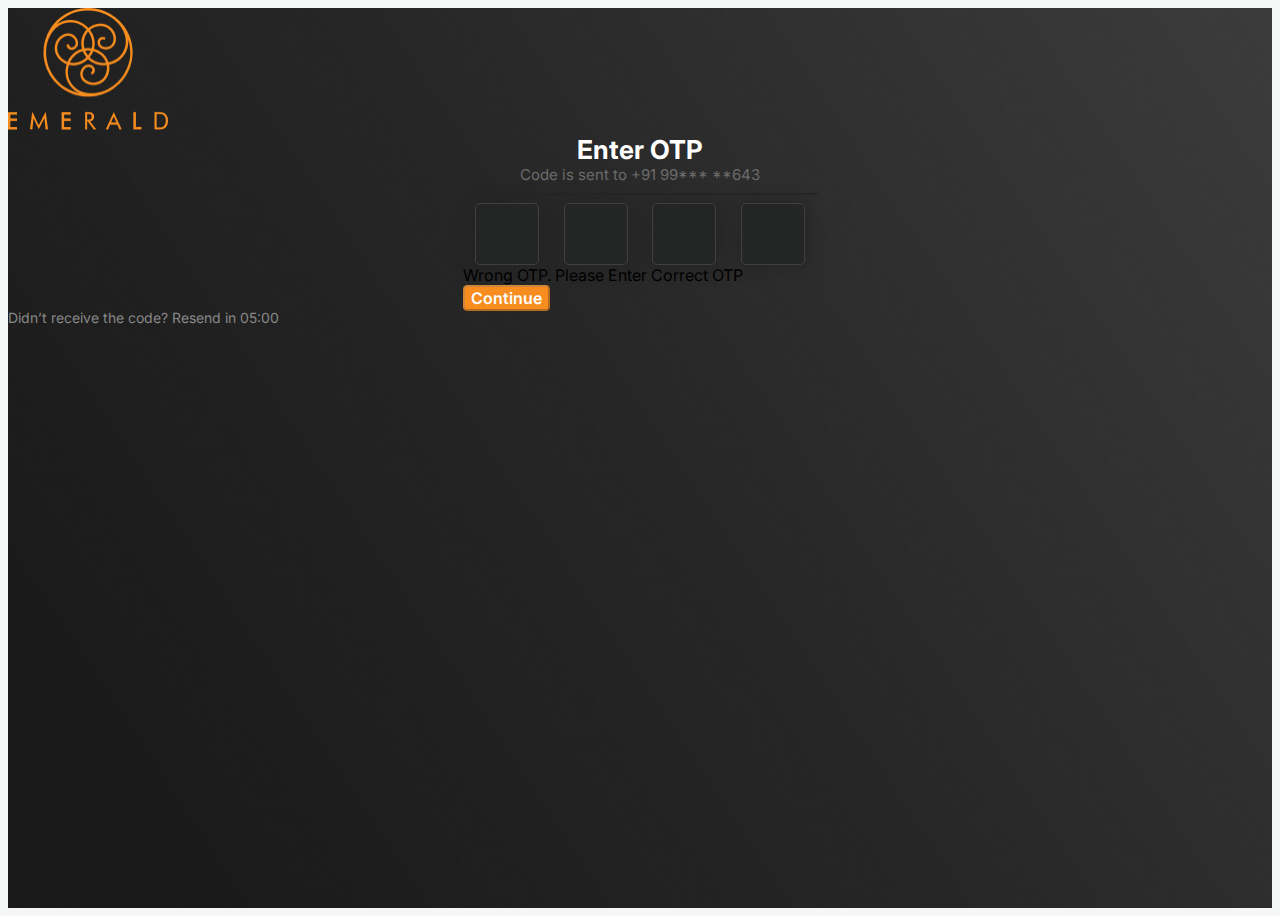
<file: login-verify.html>
<!DOCTYPE html>
<html lang="en">
<head>
    <meta charset="utf-8">
    <meta http-equiv="X-UA-Compatible" content="IE=edge">
    <meta name="viewport" content="width=device-width,initial-scale=1">
    <title>Login Verify | DMS Dashboard</title>
	<meta name="description" content="Some description for the page"/>
    <link rel="icon" type="image/png" sizes="16x16" href="public/images/favicon.png">
    <link href="https://cdn.jsdelivr.net/npm/bootstrap@5.3.1/dist/css/bootstrap.min.css" rel="stylesheet" integrity="sha384-4bw+/aepP/YC94hEpVNVgiZdgIC5+VKNBQNGCHeKRQN+PtmoHDEXuppvnDJzQIu9" crossorigin="anonymous">

        <link href="assets/css/custom-styles.css" rel="stylesheet">


</head>
<body>
    <main class="dms_login_page d-flex align-items-center">
        <div class="container py-5">
            <div class="col-12 col-md-7 m-auto">
                <div class="text-center mb-5">
                    <img class="img-fluid" src="assets/img/logo-emerald.png" height="122" width="160" alt="">
                </div>
                <div>
                    <div class="dms_login_page_title mb-4 ">Enter OTP</div>
                    <div class="dms_login_page_text mb-5">Code is sent to +91 99*** **643</div>
                </div>
                <div>
                    

                   <div class="dms_login_page_input-item m-auto">
                    <hr class="mb-5">

                    <div id="inputs" class="otp-inputs">
                        <input class="input" type="text" 
                            inputmode="numeric" maxlength="1" />
                        <input class="input" type="text" 
                            inputmode="numeric" maxlength="1" />
                        <input class="input" type="text" 
                            inputmode="numeric" maxlength="1" />
                        <input class="input" type="text" 
                            inputmode="numeric" maxlength="1" />
                    </div>

                    <div id="error-message" class="mt-4 fw-bold text-danger text-center d-none">
                        Wrong OTP. Please Enter Correct OTP
                    </div>
                   
                      <button id="otp-verify_button" class="mt-5 btn dms_login_page_button w-100 py-3">
                        Continue
                       </button>
                   
                    </div>


                    <div id="resendContainer">
                        <div class="text-center mt-3">
                            <div class="otp-not-received-text">Didn’t receive the code? <span id="resendLinkContainer"><a href="#" class="resend-otp-text">Resend</a></span></div>
                        </div>
                    </div>

                   


                </div>
            </div>

        </div>
    </main>
    
    <script>
        // Set the initial timer value to 5 minutes (300 seconds)
        let timerSeconds = 300;
    
        // Function to update the timer text
        function updateTimerText() {
            // Calculate minutes and seconds
            const minutes = Math.floor(timerSeconds / 60);
            const seconds = timerSeconds % 60;
    
            // Format the timer values to display leading zero if needed
            const formattedMinutes = minutes < 10 ? `0${minutes}` : minutes;
            const formattedSeconds = seconds < 10 ? `0${seconds}` : seconds;
    
            document.getElementById('resendLinkContainer').innerHTML = `Resend in <span class="text-warning">${formattedMinutes}:${formattedSeconds}</span>`;
        }
    
        // Function to handle the countdown and show the "Resend" text element
        function startResendTimer() {
            // Update the timer text initially
            updateTimerText();
    
            // Decrement the timer every second
            const timerInterval = setInterval(() => {
                timerSeconds--;
    
                // Update the timer text
                updateTimerText();
    
                // If the timer reaches 0, show the "Resend" text element and clear the interval
                if (timerSeconds === 0) {
                    clearInterval(timerInterval);
                    showResendText();
                }
            }, 1000);
        }
    
        // Function to show the "Resend" text element
        function showResendText() {
            const resendLinkContainer = document.getElementById('resendLinkContainer');
            resendLinkContainer.innerHTML = '<a href="#" class="resend-otp-text" onclick="restartTimer()">Resend</a>';
        }
    
        // Function to restart the timer
        function restartTimer() {
            // Reset the timerSeconds value to 5 minutes (300 seconds)
            timerSeconds = 300;
    
            // Start the timer again
            startResendTimer();
        }
    
        // Validate entered OTP
        function validateOTP() {
            const inputs = document.getElementById("inputs");
            const enteredOTP = Array.from(inputs.children)
                .map(input => input.value)
                .join("");
    
            const expectedOTP = "4453";
            const isValidOTP = enteredOTP === expectedOTP;
    
            if (!isValidOTP) {
                document.getElementById("error-message").classList.remove("d-none");
                return false;
            } else {
                document.getElementById("error-message").classList.add("d-none");
            }
    
            return true;
        }
    
        const continueButton = document.querySelector('#otp-verify_button');
        continueButton.disabled = true;
    
        document.getElementById("inputs").addEventListener('input', function () {
            const isValidLength = Array.from(this.children).every(input => input.value.length === 1);
            continueButton.disabled = !isValidLength;
        });
    
        continueButton.addEventListener('click', function () {
            if (validateOTP()) {
                document.getElementById("error-message").classList.add("d-none");
                // alert("OTP is valid. Continue with the next steps."); // Replace this with your desired action
                window.location.href = 'https://oms-new.vercel.app';

            }
        });
    
        // Start the timer when the page loads
        startResendTimer();
    </script>
    




    <script>
        const inputs = document.getElementById("inputs");
  
        inputs.addEventListener("input", function (e) {
            const target = e.target;
            const val = target.value;
            
            if (isNaN(val)) {
                target.value = "";
                return;
            }
            
            if (val != "") {
                const next = target.nextElementSibling;
                if (next) {
                    next.focus();
                }
            }
        });
            
        inputs.addEventListener("keyup", function (e) {
            const target = e.target;
            const key = e.key.toLowerCase();
            
            if (key == "backspace" || key == "delete") {
                target.value = "";
                const prev = target.previousElementSibling;
                if (prev) {
                    prev.focus();
                }
                return;
            }
        });
            </script>

    <script src="https://cdn.jsdelivr.net/npm/bootstrap@5.3.1/dist/js/bootstrap.bundle.min.js" integrity="sha384-HwwvtgBNo3bZJJLYd8oVXjrBZt8cqVSpeBNS5n7C8IVInixGAoxmnlMuBnhbgrkm" crossorigin="anonymous"></script>

</body>
</html>
</file>
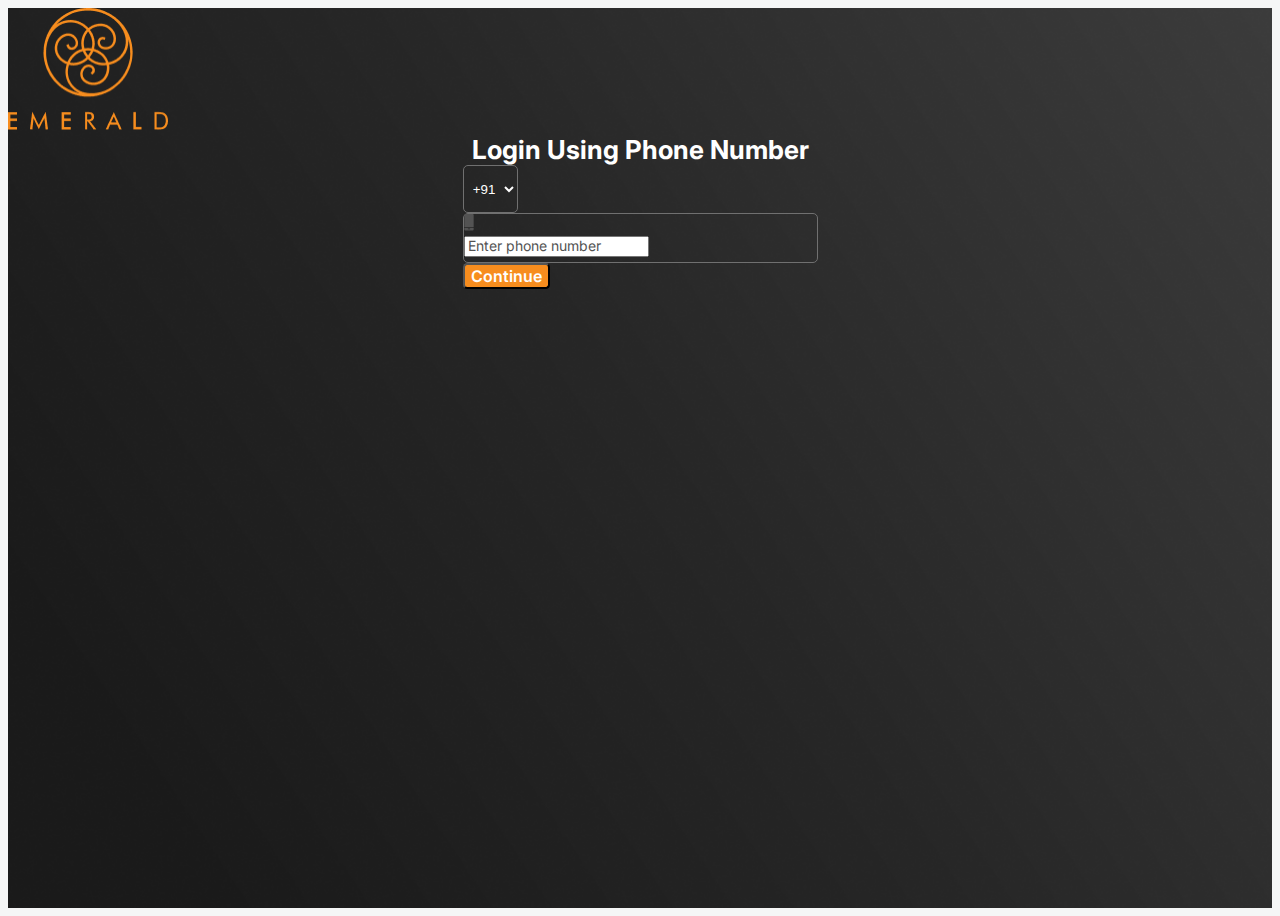
<file: login.html>
<!DOCTYPE html>
<html lang="en">
<head>
    <meta charset="utf-8">
    <meta http-equiv="X-UA-Compatible" content="IE=edge">
    <meta name="viewport" content="width=device-width,initial-scale=1">
    <title>Login | DMS Dashboard</title>
	
	<meta name="description" content="Some description for the page"/>
    <!-- Favicon icon -->
    <link rel="icon" type="image/png" sizes="16x16" href="public/images/favicon.png">
    <link href="https://cdn.jsdelivr.net/npm/bootstrap@5.3.1/dist/css/bootstrap.min.css" rel="stylesheet" integrity="sha384-4bw+/aepP/YC94hEpVNVgiZdgIC5+VKNBQNGCHeKRQN+PtmoHDEXuppvnDJzQIu9" crossorigin="anonymous">

        <link href="assets/css/custom-styles.css" rel="stylesheet">


</head>
<body>
    <main class="dms_login_page d-flex align-items-center">
        <div class="container py-5">
            <div class="col-12 col-md-7 m-auto">
                <div class="text-center mb-5">
                    <img class="img-fluid" src="assets/img/logo-emerald.png" height="122" width="160" alt="">
                </div>
                <div>
                    <div class="dms_login_page_title mb-4 ">Login Using Phone Number</div>
                    <!-- <div class="dms_login_page_text mb-5">Type your Phone number, we will send your verification code via Phone number</div> -->
                </div>
                <div>
                    

                   <div class="dms_login_page_input-item m-auto">

                    <div class="d-flex mt-5">
                        <div class="me-2">
                            <select class="dms-phone-country-code-input" name="" id="">
                                <option value="">+91</option>
                            </select>
                        </div>
    
                        <div class="input-group dms_login_page_input-group">
                            <div class="input-group-prepend">
                              <span class="bg-transparent border-0  input-group-text h-100" id="inputGroupPrepend2">
                                <svg width="10" height="17" viewBox="0 0 10 17" fill="none" xmlns="http://www.w3.org/2000/svg">
                                    <path d="M9.66012 1.1217C9.65985 0.824351 9.54153 0.53926 9.33127 0.328986C9.12087 0.118591 8.83577 0.000403181 8.53841 0H1.45276C1.15541 0.000403836 0.870318 0.118591 0.659906 0.328986C0.449645 0.539247 0.331323 0.824347 0.331055 1.1217V12.979H9.66005L9.66012 1.1217Z" fill="#535353"/>
                                    <path d="M1.45294 16.4603H8.53859C8.83594 16.4599 9.12103 16.3417 9.33144 16.1313C9.54171 15.921 9.66003 15.6359 9.6603 15.3386V13.6445H0.331299V15.3386C0.331568 15.6359 0.449889 15.921 0.66015 16.1313C0.870545 16.3417 1.15565 16.4599 1.453 16.4603H1.45294ZM4.19626 14.5546H5.79513C5.97887 14.5546 6.12775 14.7035 6.12775 14.8872C6.12775 15.071 5.97887 15.22 5.79513 15.22H4.19626C4.01252 15.22 3.86364 15.071 3.86364 14.8872C3.86364 14.7035 4.01252 14.5546 4.19626 14.5546Z" fill="#535353"/>
                                    </svg>
                                    
                              </span>
                            </div>
                            <input maxlength="10" type="tel" class="login-phone-input form-control border-0  bg-transparent" id="validationDefaultUsername" placeholder="Enter phone number" required>
                          </div>
                    </div>
                   
                      <button class="mt-5 btn dms_login_page_button w-100 py-3">
                        Continue
                       </button>
                   
                    </div>

                   


                </div>
            </div>

        </div>
    </main>

    <script src="https://cdn.jsdelivr.net/npm/bootstrap@5.3.1/dist/js/bootstrap.bundle.min.js" integrity="sha384-HwwvtgBNo3bZJJLYd8oVXjrBZt8cqVSpeBNS5n7C8IVInixGAoxmnlMuBnhbgrkm" crossorigin="anonymous"></script>



    <script>
        // Get the input element by its ID
const phoneNumberInput = document.getElementById('validationDefaultUsername');

// Add an event listener to the input for the "input" event
phoneNumberInput.addEventListener('input', function() {
    // Remove any non-numeric characters from the input value
    this.value = this.value.replace(/\D/g, '');
});
    </script>
</body>
</html>
</file>
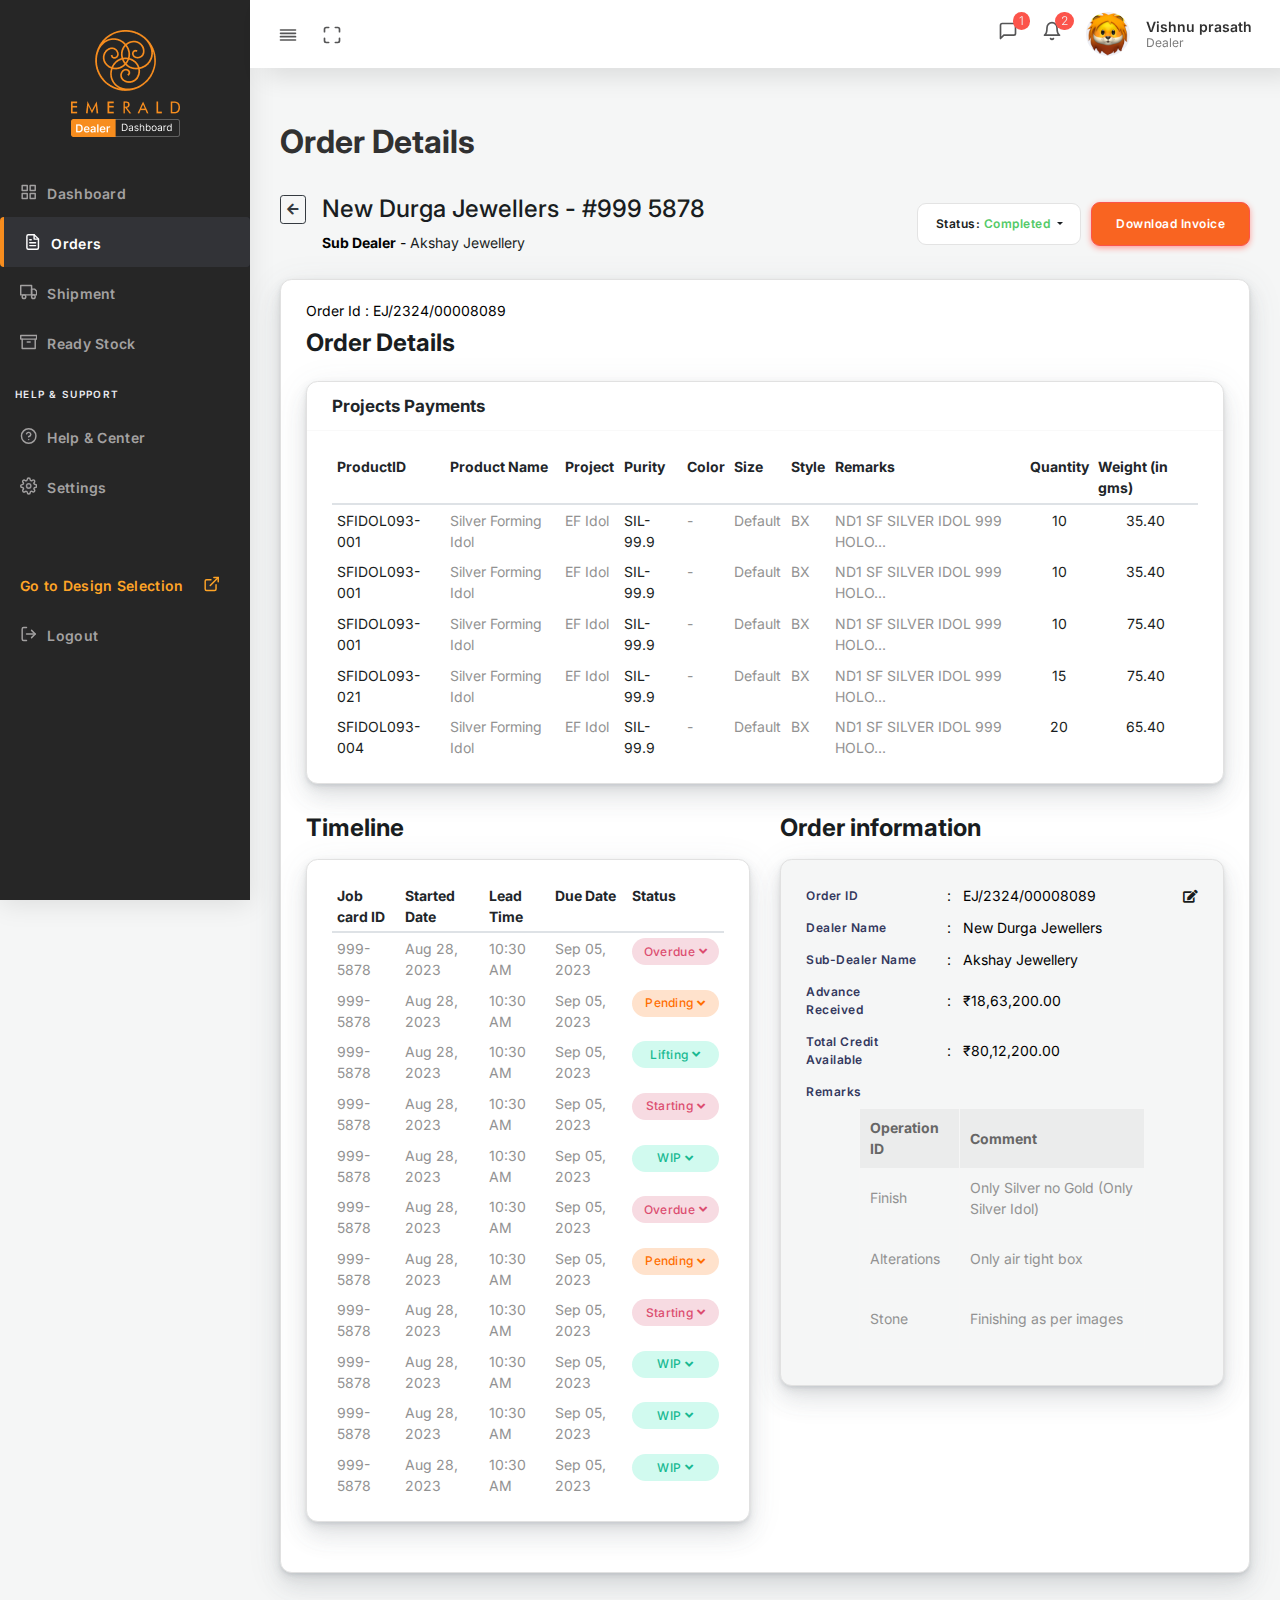
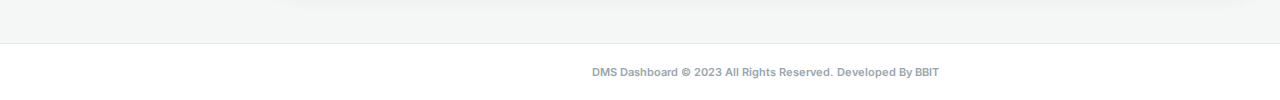
<file: order-details.html>
<!DOCTYPE html>
<html lang="en">


<!-- index.html  21 Nov 2019 03:44:50 GMT -->
<head>
  <meta charset="UTF-8">
  <meta content="width=device-width, initial-scale=1, maximum-scale=1, shrink-to-fit=no" name="viewport">
  <title>Emerald DMS Dashboard</title>
  <!-- General CSS Files -->
  <link rel="stylesheet" href="assets/css/app.min.css">
  <!-- Template CSS -->
  <link rel="stylesheet" href="assets/css/style.css">
  <link rel="stylesheet" href="assets/css/components.css">
  <!-- Custom style CSS -->
  <link rel="stylesheet" href="assets/css/custom-styles.css">
  <link rel='shortcut icon' type='image/x-icon' href='assets/img/favicon.ico' />
</head>

<body>
  <div class="loader"></div>
  <div id="app">
    <div class="main-wrapper main-wrapper-1">
        <div class="navbar-bg"></div>
        <nav class="navbar navbar-expand-lg main-navbar sticky">
          <div class="form-inline mr-auto">
            <ul class="navbar-nav mr-3">
              <li><a href="#" data-toggle="sidebar" class="nav-link nav-link-lg
                                      collapse-btn"> <i data-feather="align-justify"></i></a></li>
              <li><a href="#" class="nav-link nav-link-lg fullscreen-btn">
                  <i data-feather="maximize"></i>
                </a></li>
  
            </ul>
          </div>
          <ul class="navbar-nav navbar-right">
            <li class="dropdown dropdown-list-toggle"><a href="#" data-toggle="dropdown"
                class="nav-link nav-link-lg message-toggle"><i data-feather="message-square"></i>
                <span class="badge headerBadge1 bg-danger">
                  1 </span> </a>
              <div class="dropdown-menu dropdown-list dropdown-menu-right pullDown">
                <div class="dropdown-header">
                  Messages
                  <div class="float-right">
                    <a href="#">Mark All As Read</a>
                  </div>
                </div>
                <div class="dropdown-list-content dropdown-list-message">
                  <a href="#" class="dropdown-item"> <span class="dropdown-item-avatar
                                              text-white"> <img alt="image" src="assets/img/users/user-1.png" class="rounded-circle">
                    </span> <span class="dropdown-item-desc"> <span class="message-user">John
                        Deo</span>
                      <span class="time messege-text">Please check your mail !!</span>
                      <span class="time">2 Min Ago</span>
                    </span>
                  </a> <a href="#" class="dropdown-item"> <span class="dropdown-item-avatar text-white">
                      <img alt="image" src="assets/img/users/user-2.png" class="rounded-circle">
                    </span> <span class="dropdown-item-desc"> <span class="message-user">Sarah
                        Smith</span> <span class="time messege-text">Request for leave
                        application</span>
                      <span class="time">5 Min Ago</span>
                    </span>
                  </a> <a href="#" class="dropdown-item"> <span class="dropdown-item-avatar text-white">
                      <img alt="image" src="assets/img/users/user-5.png" class="rounded-circle">
                    </span> <span class="dropdown-item-desc"> <span class="message-user">Jacob
                        Ryan</span> <span class="time messege-text">Your payment invoice is
                        generated.</span> <span class="time">12 Min Ago</span>
                    </span>
                  </a> <a href="#" class="dropdown-item"> <span class="dropdown-item-avatar text-white">
                      <img alt="image" src="assets/img/users/user-4.png" class="rounded-circle">
                    </span> <span class="dropdown-item-desc"> <span class="message-user">Lina
                        Smith</span> <span class="time messege-text">hii John, I have upload
                        doc
                        related to task.</span> <span class="time">30
                        Min Ago</span>
                    </span>
                  </a> <a href="#" class="dropdown-item"> <span class="dropdown-item-avatar text-white">
                      <img alt="image" src="assets/img/users/user-3.png" class="rounded-circle">
                    </span> <span class="dropdown-item-desc"> <span class="message-user">Jalpa
                        Joshi</span> <span class="time messege-text">Please do as specify.
                        Let me
                        know if you have any query.</span> <span class="time">1
                        Days Ago</span>
                    </span>
                  </a> <a href="#" class="dropdown-item"> <span class="dropdown-item-avatar text-white">
                      <img alt="image" src="assets/img/users/user-2.png" class="rounded-circle">
                    </span> <span class="dropdown-item-desc"> <span class="message-user">Sarah
                        Smith</span> <span class="time messege-text">Client Requirements</span>
                      <span class="time">2 Days Ago</span>
                    </span>
                  </a>
                </div>
                <div class="dropdown-footer text-center">
                  <a href="#">View All <i class="fas fa-chevron-right"></i></a>
                </div>
              </div>
            </li>
            <li class="dropdown dropdown-list-toggle"><a href="#" data-toggle="dropdown"
                class="nav-link nav-link-lg message-toggle"><i data-feather="bell" class="bell"></i>
                <span class="badge headerBadge1 bg-danger">
                  2 </span>
              </a>
              <div class="dropdown-menu dropdown-list dropdown-menu-right pullDown">
                <div class="dropdown-header">
                  Notifications
                  <div class="float-right">
                    <a href="#">Mark All As Read</a>
                  </div>
                </div>
                <div class="dropdown-list-content dropdown-list-icons">
                  <a href="#" class="dropdown-item dropdown-item-unread"> <span
                      class="dropdown-item-icon bg-primary text-white"> <i class="fas
                                                  fa-code"></i>
                    </span> <span class="dropdown-item-desc"> Template update is
                      available now! <span class="time">2 Min
                        Ago</span>
                    </span>
                  </a> <a href="#" class="dropdown-item"> <span class="dropdown-item-icon bg-info text-white"> <i class="far
                                                  fa-user"></i>
                    </span> <span class="dropdown-item-desc"> <b>You</b> and <b>Dedik
                        Sugiharto</b> are now friends <span class="time">10 Hours
                        Ago</span>
                    </span>
                  </a> <a href="#" class="dropdown-item"> <span class="dropdown-item-icon bg-success text-white"> <i
                        class="fas
                                                  fa-check"></i>
                    </span> <span class="dropdown-item-desc"> <b>Kusnaedi</b> has
                      moved task <b>Fix bug header</b> to <b>Done</b> <span class="time">12
                        Hours
                        Ago</span>
                    </span>
                  </a> <a href="#" class="dropdown-item"> <span class="dropdown-item-icon bg-danger text-white"> <i
                        class="fas fa-exclamation-triangle"></i>
                    </span> <span class="dropdown-item-desc"> Low disk space. Let's
                      clean it! <span class="time">17 Hours Ago</span>
                    </span>
                  </a> <a href="#" class="dropdown-item"> <span class="dropdown-item-icon bg-info text-white"> <i class="fas
                                                  fa-bell"></i>
                    </span> <span class="dropdown-item-desc"> Welcome to Otika
                      template! <span class="time">Yesterday</span>
                    </span>
                  </a>
                </div>
                <div class="dropdown-footer text-center">
                  <a href="#">View All <i class="fas fa-chevron-right"></i></a>
                </div>
              </div>
            </li>
  
            <li class="dropdown"><a href="#" data-toggle="dropdown" class="nav-link dropdown-toggle nav-link-user">
  
  
                <div class="d-flex align-items-center">
                  <div class="mr-3 header-user-profile-logo_wrapper"><img class="header-user-profile-logo" alt="image"
                      src="assets/img/user-profile.png" class="img-fluid"></div>
  
                  <div>
                    <div class="user-profile_name">Vishnu prasath</div>
                    <div class="user-profile_caption">Dealer</div>
                  </div>
                </div>
              </a>
  
  
              <div class="dropdown-menu dropdown-menu-right pullDown">
                <div class="dropdown-title">Hello Vishnu prasath</div>
                <a href="profile.html" class="dropdown-item has-icon"> <i class="far
                                          fa-user"></i> Profile
                </a>
                <div class="dropdown-divider"></div>
                <a href="auth-login.html" class="dropdown-item has-icon text-danger"> <i class="fas fa-sign-out-alt"></i>
                  Logout
                </a>
              </div>
            </li>
          </ul>
        </nav>
        <div class="main-sidebar sidebar-style-2">
          <aside id="sidebar-wrapper">
            <div class="sidebar-brand">
              <a href="index.html"> <img alt="image" src="assets/img/logo.png" class="header-logo" />
              </a>
            </div>
            <ul class="sidebar-menu">
  
              <li class="dropdown">
                <a href="index.html" class="nav-link"><i data-feather="grid"></i><span>Dashboard</span></a>
              </li>
  
  
  
              <li class="dropdown active">
                <a href="order-details.html" class="nav-link"><i data-feather="file-text"></i><span>Orders</span></a>
              </li>
  
  
  
  
              <li class="dropdown">
                <a href="shipment.html" class="nav-link"><i data-feather="truck"></i><span>Shipment</span></a>
              </li>
  
  
              <li class="dropdown">
                <a href="ready-stock.html" class="nav-link"><i data-feather="archive"></i><span>Ready Stock</span></a>
              </li>
  
  
  
  
  
  
  
  
  
  
  
  
  
  
  
  
  
  
  
              <li class="menu-header">Help & Support</li>
              <li class="dropdown">
                <a href="#" class="nav-link"><i data-feather="help-circle"></i><span>Help & Center</span></a>
              </li>
              <li class="dropdown">
                <a href="#" class="nav-link"><i data-feather="settings"></i><span>Settings</span></a>
              </li>
  
              <li class="mt-5">
                <a href="https://dms.brightbridge.co/landing/" class="text-warning "><span>Go to Design Selection</span><i data-feather="external-link"></i></a>
              </li>
  
              <li class="dropdown">
                <a href="login.html" class="nav-link"><i data-feather="log-out"></i><span>Logout</span></a>
              </li>
            </ul>
          </aside>
        </div>
      <!-- Main Content -->
      <div class="main-content">
        <section class="section">



          <div class="row">
            <div class="col-12 mb-4">
                <div class="h2 page-main-heading">Order Details</div>
            </div>
        </div>



        <div class="row">
          <div class="col-12 mb-4">
            <div class="d-flex flex-wrap  justify-content-between align-items-center w-100">
                <div class="d-flex">
                  <div class="mr-3">
                    <a href="/" class="btn btn-sm btn-outline-dark"><i class="fas fa-arrow-left"></i></a>
                  </div>
                  <div>
                    <div class="h4 text-dark">New Durga Jewellers - #999 5878</div>
                    <div><b>Sub Dealer</b> - <span class="text-dark">Akshay Jewellery</span></div>

                  </div>
                </div>

                <div class="d-flex flex-wrap align-items-center ">

                    <div class="button-group custom-btn-border  bg-white">
                      <button type="button" class="btn btn-default btn-sm dropdown-toggle text-dark  bg-white" data-toggle="dropdown">Status: <span class="text-success">Completed</span> <span class=" caret"></span></button>
                      <ul id="designation-type" class="dropdown-menu custom-drop-down-checkboxes">
                        <li><a href="#" class="small" data-value="option1" tabIndex="-1"><input type="checkbox"/>&nbsp;Option 1</a></li>
                        <li><a href="#" class="small" data-value="option2" tabIndex="-1"><input type="checkbox"/>&nbsp;Option 2</a></li>
                        <li><a href="#" class="small" data-value="option3" tabIndex="-1"><input type="checkbox"/>&nbsp;Option 3</a></li>
                        <li><a href="#" class="small" data-value="option4" tabIndex="-1"><input type="checkbox"/>&nbsp;Option 4</a></li>
                        <li><a href="#" class="small" data-value="option5" tabIndex="-1"><input type="checkbox"/>&nbsp;Option 5</a></li>
                        <li><a href="#" class="small" data-value="option6" tabIndex="-1"><input type="checkbox"/>&nbsp;Option 6</a></li>
                      </ul>
                    </div>


          


                

                    <div>
                        <a href="#" class="btn btn-lg btn-danger custom-orange-button">Download Invoice</a>
                    </div>
                </div>
            </div>
          </div>

        </div>




        <div class="row">
          <div class="col-12">
            <div class="card">
              <div class="card-body order-details-page-table">
                <div class="fs-5 mb-2">Order Id : EJ/2324/00008089</div>
                <h4 class="text-dark mb-4">Order Details</h4>


                <div class="card">
                  <div class="card-header">
                    <h4>Projects Payments</h4>
                  </div>
                  <div class="card-body">
                    <div class="table-responsive">
                      <table class="table table-sm table-hover mb-0">
                        <thead>
                          <tr>
                            <th>ProductID</th>
                            <th>Product Name</th>
                            <th>Project</th>
                            <th>Purity</th>
                            <th>Color</th>
                            <th>Size</th>
                            <th>Style</th>
                            <th>Remarks</th>
                            <th>Quantity</th>
                            <th>Weight (in gms)</th>

                          </tr>
                        </thead>
                        <tbody>
                          <tr>
                            <td class="text-dark">SFIDOL093-001</td>
                            <td>Silver Forming Idol </td>
                            <td>EF Idol</td>
                            <td  class="text-dark">SIL-99.9</td>
                            <td>-</td>
                            <td>Default</td>
                            <td>BX</td>
                            <td>ND1 SF SILVER IDOL 999 HOLO...</td>
                            <td  class="text-dark text-center">
                              <div>10</div>
                            </td>
                            <td  class="text-dark text-center">
                              <div>35.40</div>
                            </td>


                          </tr>



                          <tr>
                            <td class="text-dark">SFIDOL093-001</td>
                            <td>Silver Forming Idol </td>
                            <td>EF Idol</td>
                            <td  class="text-dark">SIL-99.9</td>
                            <td>-</td>
                            <td>Default</td>
                            <td>BX</td>
                            <td>ND1 SF SILVER IDOL 999 HOLO...</td>
                            <td  class="text-dark text-center">
                              <div>10</div>
                            </td>
                            <td  class="text-dark text-center">
                              <div>35.40</div>
                            </td>


                          </tr>



                          <tr>
                            <td class="text-dark">SFIDOL093-001</td>
                            <td>Silver Forming Idol </td>
                            <td>EF Idol</td>
                            <td  class="text-dark">SIL-99.9</td>
                            <td>-</td>
                            <td>Default</td>
                            <td>BX</td>
                            <td>ND1 SF SILVER IDOL 999 HOLO...</td>
                            <td  class="text-dark text-center">
                              <div>10</div>
                            </td>
                            <td  class="text-dark text-center">
                              <div>75.40</div>
                            </td>


                          </tr>


                          <tr>
                            <td class="text-dark">SFIDOL093-021</td>
                            <td>Silver Forming Idol </td>
                            <td>EF Idol</td>
                            <td  class="text-dark">SIL-99.9</td>
                            <td>-</td>
                            <td>Default</td>
                            <td>BX</td>
                            <td>ND1 SF SILVER IDOL 999 HOLO...</td>
                            <td  class="text-dark text-center">
                              <div>15</div>
                            </td>
                            <td  class="text-dark text-center">
                              <div>75.40</div>
                            </td>


                          </tr>


                          <tr>
                            <td class="text-dark">SFIDOL093-004</td>
                            <td>Silver Forming Idol </td>
                            <td>EF Idol</td>
                            <td  class="text-dark">SIL-99.9</td>
                            <td>-</td>
                            <td>Default</td>
                            <td>BX</td>
                            <td>ND1 SF SILVER IDOL 999 HOLO...</td>
                            <td  class="text-dark text-center">
                              <div>20</div>
                            </td>
                            <td  class="text-dark text-center">
                              <div>65.40</div>
                            </td>


                          </tr>
                          
                        </tbody>
                      </table>
                    </div>
                  </div>
                </div>

                <div class="row">
                  <div class="col-12 col-lg-6">
                    <h4 class="text-dark mb-3">Timeline</h4>
                    <div class="card  custom-cards">
                        
                        <div class="card-body">
                          <div class="table-responsive">
                            <table class="table table-sm table-hover mb-0">
                              <thead>
                                <tr>
                                  <th>Job card ID</th>
                                  <th>Started Date</th>
                                  <th>Lead Time</th>
                                  <th>Due Date</th>
                                  <th>Status</th>

      
                                </tr>
                              </thead>
                              <tbody>
                                <tr>
                                  <td>999-5878</td>
                                  <td>Aug 28, 2023</td>
                                  <td>10:30 AM</td>
                                  <td>Sep 05, 2023</td>
                                  <td>
                                    <div class="badge overdue d-flex align-items-center justify-content-center"><span class="mr-1">Overdue</span> <i class="fas fa-angle-down"></i></div>
                                  </td>
                                </tr>


                                <tr>
                                  <td>999-5878</td>
                                  <td>Aug 28, 2023</td>
                                  <td>10:30 AM</td>
                                  <td>Sep 05, 2023</td>
                                  <td>
                                    <div class="badge pending d-flex align-items-center justify-content-center"><span class="mr-1">Pending</span> <i class="fas fa-angle-down"></i></div>
                                  </td>
                                </tr>



                                <tr>
                                  <td>999-5878</td>
                                  <td>Aug 28, 2023</td>
                                  <td>10:30 AM</td>
                                  <td>Sep 05, 2023</td>
                                  <td>
                                    <div class="badge lifting d-flex align-items-center justify-content-center"><span class="mr-1">Lifting</span> <i class="fas fa-angle-down"></i></div>
                                  </td>
                                </tr>


                                <tr>
                                  <td>999-5878</td>
                                  <td>Aug 28, 2023</td>
                                  <td>10:30 AM</td>
                                  <td>Sep 05, 2023</td>
                                  <td>
                                    <div class="badge starting d-flex align-items-center justify-content-center"><span class="mr-1">Starting</span> <i class="fas fa-angle-down"></i></div>
                                  </td>
                                </tr>


                                <tr>
                                  <td>999-5878</td>
                                  <td>Aug 28, 2023</td>
                                  <td>10:30 AM</td>
                                  <td>Sep 05, 2023</td>
                                  <td>
                                    <div class="badge wip d-flex align-items-center justify-content-center"><span class="mr-1">WIP</span> <i class="fas fa-angle-down"></i></div>
                                  </td>
                                </tr>

                                <tr>
                                  <td>999-5878</td>
                                  <td>Aug 28, 2023</td>
                                  <td>10:30 AM</td>
                                  <td>Sep 05, 2023</td>
                                  <td>
                                    <div class="badge overdue d-flex align-items-center justify-content-center"><span class="mr-1">Overdue</span> <i class="fas fa-angle-down"></i></div>
                                  </td>
                                </tr>


                                <tr>
                                  <td>999-5878</td>
                                  <td>Aug 28, 2023</td>
                                  <td>10:30 AM</td>
                                  <td>Sep 05, 2023</td>
                                  <td>
                                    <div class="badge pending d-flex align-items-center justify-content-center"><span class="mr-1">Pending</span> <i class="fas fa-angle-down"></i></div>
                                  </td>
                                </tr>

                                <tr>
                                  <td>999-5878</td>
                                  <td>Aug 28, 2023</td>
                                  <td>10:30 AM</td>
                                  <td>Sep 05, 2023</td>
                                  <td>
                                    <div class="badge starting d-flex align-items-center justify-content-center"><span class="mr-1">Starting</span> <i class="fas fa-angle-down"></i></div>
                                  </td>
                                </tr>


                                <tr>
                                  <td>999-5878</td>
                                  <td>Aug 28, 2023</td>
                                  <td>10:30 AM</td>
                                  <td>Sep 05, 2023</td>
                                  <td>
                                    <div class="badge wip d-flex align-items-center justify-content-center"><span class="mr-1">WIP</span> <i class="fas fa-angle-down"></i></div>
                                  </td>
                                </tr>

                              

                                <tr>
                                  <td>999-5878</td>
                                  <td>Aug 28, 2023</td>
                                  <td>10:30 AM</td>
                                  <td>Sep 05, 2023</td>
                                  <td>
                                    <div class="badge wip d-flex align-items-center justify-content-center"><span class="mr-1">WIP</span> <i class="fas fa-angle-down"></i></div>
                                  </td>
                                </tr>

                                <tr>
                                  <td>999-5878</td>
                                  <td>Aug 28, 2023</td>
                                  <td>10:30 AM</td>
                                  <td>Sep 05, 2023</td>
                                  <td>
                                    <div class="badge wip d-flex align-items-center justify-content-center"><span class="mr-1">WIP</span> <i class="fas fa-angle-down"></i></div>
                                  </td>
                                </tr>
                                


                              </tbody>
                            </table>
                          </div>
                        </div>
                      </div>
                  </div>


                  <div class="col-12 col-lg-6">
                    <h4 class="text-dark mb-3">Order information</h4>
                    <div class="card card-secondary-bg custom-cards">
                        
                        <div class="card-body">
                          <div class="form-group row">
                            <label for="inputEmail3" class="col-sm-4 col-form-label">Order ID</label>
                            <div class="col-sm-8 m-auto">
                              <div class="d-flex justify-content-between">
                                <div><span  class="mr-2">:</span> <span>EJ/2324/00008089</span></div>
                                <div>
                                  <a class="text-dark" href="#"><i class="fas fa-edit"></i></a>
                                </div>
                              </div>
                            </div>
                          </div>

                          <div class="form-group row">
                            <label for="inputEmail3" class="col-sm-4 col-form-label">Dealer Name</label>
                            <div class="col-sm-8 m-auto">
                              <div>
                                <div><span  class="mr-2">:</span> <span>New Durga Jewellers</span></div> 
                              </div>
                            </div>
                          </div>

                          <div class="form-group row">
                            <label for="inputEmail3" class="col-sm-4 col-form-label">Sub-Dealer Name</label>
                            <div class="col-sm-8 m-auto">
                              <div>
                                <div><span  class="mr-2">:</span> <span>Akshay Jewellery</span></div> 
                              </div>
                            </div>
                          </div>


                          <div class="form-group row">
                            <label for="inputEmail3" class="col-sm-4 col-form-label">Advance Received</label>
                            <div class="col-sm-8 m-auto">
                              <div>
                                <div><span  class="mr-2">:</span> <span>₹18,63,200.00</span></div> 
                              </div>
                            </div>
                          </div>


                          <div class="form-group row">
                            <label for="inputEmail3" class="col-sm-4 col-form-label">Total Credit Available</label>
                            <div class="col-sm-8 m-auto">
                              <div>
                                <div><span  class="mr-2">:</span> <span>₹80,12,200.00</span></div> 
                              </div>
                            </div>
                          </div>



                          <div class="form-group row">
                            <label for="inputEmail3" class="col-sm-4 col-form-label">Remarks</label>
                            <div class="col-sm-9 m-auto">
                              <div>
                                
                                <table class="table table-bordered">
                                    <thead>
                                        <tr>
                                          <th>Operation ID</th>
                                          <th>Comment</th>
                                        </tr>
                                    </thead>
                                    <tbody>
                                      <tr>
                                        <td>Finish</td>
                                        <td>Only Silver no Gold (Only Silver Idol)</td>
                                      </tr>
                                      <tr>
                                        <td>Alterations</td>
                                        <td>Only air tight box</td>
                                      </tr>
                                      <tr>
                                        <td>Stone</td>
                                        <td>Finishing as per images</td>
                                      </tr>
                                    </tbody>
                                </table> 
                              </div>
                            </div>
                          </div>

                         
                        </div>
                      </div>
                  </div>

                </div>




              </div>
             
            </div>

          </div>

        </div>





          
        </section>
        
      </div>
      <footer class="main-footer">
          


       <div class="col-12 text-center ">
            <div>DMS Dashboard © 2023 All Rights Reserved. Developed by BBIT</div>
          </div>
      </footer>
    </div>
  </div>
  <!-- General JS Scripts -->
  <script src="assets/js/app.min.js"></script>
  <!-- JS Libraies -->
  <script src="assets/bundles/apexcharts/apexcharts.min.js"></script>
  <!-- Page Specific JS File -->
  <script src="assets/js/page/index.js"></script>
  <!-- Template JS File -->
  <script src="assets/js/scripts.js"></script>
  <!-- Custom JS File -->
  <script src="assets/js/custom.js"></script>
</body>


</html>
</file>
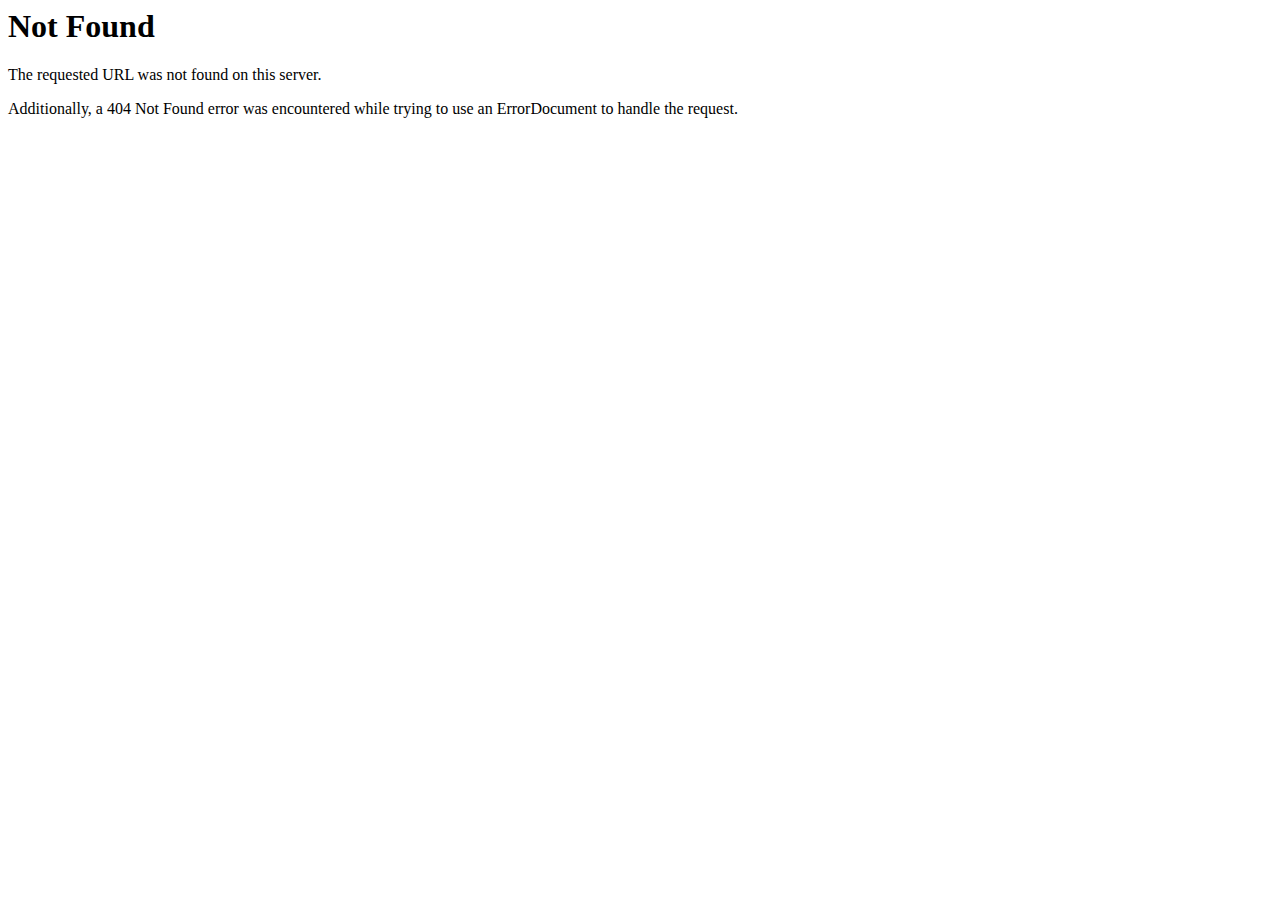
<file: assets/fonts/fonts/webfonts/fa-brands-400.html>
<!DOCTYPE HTML PUBLIC "-//IETF//DTD HTML 2.0//EN">
<html><head>
<title>404 Not Found</title>
</head><body>
<h1>Not Found</h1>
<p>The requested URL was not found on this server.</p>
<p>Additionally, a 404 Not Found
error was encountered while trying to use an ErrorDocument to handle the request.</p>
</body></html>
</file>
<file: assets/css/custom-styles.css>
@import url('https://fonts.googleapis.com/css2?family=Inter:wght@400;500;600;700&display=swap');

body{
    font-family: Inter;
    background: #F5F6F6;
    color: #000;
}
.page-main-heading{
    color: #313131;
    font-weight: 700;

}

.text-gray{
    color: #949494;
}

.dms_login_page{
    background: linear-gradient(68deg, #1A1A1A 8.71%, #272727 46.15%, #404040 97.51%);
    background-image: url('../img/login-bg.png');
    background-size: cover;
    height: 100%;
    min-height: 100vh;
}.dms_login_page hr{
    border: 1px solid #242525;
    opacity: 1;
}
.form-control:focus{
    box-shadow: none;
}
.login-phone-input{
    color: #fff !important;

}
.login-phone-input::placeholder{
    color: #535353;
font-family: Inter;
font-size: 14px;
font-style: normal;
font-weight: 400;
line-height: 100%; /* 14px */
}
.dms_login_page_title{
    color: #FFF;
    text-align: center;
    font-family: Inter;
    font-size: 26px;
    font-style: normal;
    font-weight: 700;
    line-height: normal;
}
.dms_login_page_text{
    color: #6B6B6B;
    text-align: center;
    font-family: Inter;
    font-size: 15px;
    font-style: normal;
    font-weight: 400;
    line-height: 135.023%; /* 20.253px */
}

.dms_login_page_input-group{
    border-radius: 5px;
    background: transparent;
    height: 48px;
    border: 1px solid #707070;
}

.dms-phone-country-code-input{
    border-radius: 5px;
    background: transparent;
    border: 1px solid #707070;
    color: #FFF;
    text-align: center;
    padding: 0 5px;
    height: 48px;

}

.dms_login_page_input-item-text{
    color: #606060;
    font-family: Inter;
    font-size: 16px;
    font-style: normal;
    font-weight: 500;
    line-height: 136.5%; /* 21.84px */
}
.dms_login_page_input-item{
    max-width: 355px;
width: 100%;            
flex-shrink: 0;
margin: auto;
}

.dms_login_page_button,.dms_login_page_button:hover{
    border-radius: 4.264px;
background: #F78D1E !important;
color: #FFF !important;
text-align: center;
font-family: Inter;
font-size: 16px;
font-style: normal;
font-weight: 600;
line-height: normal;
}
.otp-inputs{
    display: flex;
    justify-content: space-around;
    align-items: center;
}

.otp-inputs input{
    border-radius: 5px;
    border: 1px solid #404040;
    background: #242525;
    box-shadow: 0px 0px 17px 0px #232323;
    width: 58px;
    height: 58px;
    flex-shrink: 0;
    text-align: center;
    color: #FFF;
    font-family: Inter;
    font-size: 16px;
    font-style: normal;
    font-weight: 400;
    line-height: 100%; /* 16px */
    }
    .otp-not-received-text{
        color: #888;
font-family: Inter;
font-size: 14px;
font-style: normal;
font-weight: 400;
line-height: 100%; /* 14px */
    }
    .resend-otp-text,  .resend-otp-text:hover{
        color: #F78D1E;
        font-family: Inter;
        font-size: 14px;
        font-style: normal;
        font-weight: 500;
        line-height: 100%;
    }


.search_bar{
    border-radius: 9px;
border: 1px solid #E3E3E3;
background: #FFF;
}

.card-border{
    border-radius: 12.688px;
border: 1px solid #E1E1E1;
background: #FFF;
}

.text-xl{
    color: #7E7E7E;
    font-family: Inter;
    font-size: 26px;
    font-style: normal;
    font-weight: 400;
    line-height: normal;
}
.text-lg{
    color: #7E7E7E;
    font-family: Inter;
    font-size: 20px;
    font-style: normal;
    font-weight: 400;
    line-height: normal;
}

.text-md{
    color: #7E7E7E;
    font-family: Inter;
    font-size: 16px;
    font-style: normal;
    font-weight: 400;
    line-height: normal;
}
.text-sm{
    color: #313131;
    font-family: Inter;
    font-size: 12.459px;
    font-style: normal;
    font-weight: 400;
    line-height: normal;
}
.bold-text{
    font-weight: 700;
}

.color-dark{
    color: #313131 !important;

}

.color-light{
    color: #7E7E7E !important;

}

.dropdown.active{
    border-radius: 4px;
    background: rgba(255, 255, 255, 0.10);
    border-left: 4px solid #F78D1E;;
}


.dropdown-border{
    border-radius: 0.34463rem;
    border: 0.919px solid #E3E3E3;
    background: #F0F0F0;
    padding: 5px;
}

.total-dealers-card_bottom-text{
    max-width: max-content;
    height: max-content;
flex-shrink: 0;
border-radius: 3.858px;
background: #EBE0FF;
color: #8C6FC0;
font-family: Inter;
font-size: 11.575px;
font-style: normal;
font-weight: 500;
line-height: normal;

}
.fgs-card_bottom-text{
    max-width: max-content;
    height: max-content;
flex-shrink: 0;
border-radius: 3.858px;
background: #CEFAFF;
color: #5DB9C3;
font-family: Inter;
font-size: 11.575px;
font-style: normal;
font-weight: 500;
line-height: normal;

}
.wip-card_bottom-text{
    height: max-content;
    max-width: max-content;
flex-shrink: 0;
border-radius: 3.858px;
background: #FFD8EB;
color: #DC5A99;
font-family: Inter;
font-size: 11.575px;
font-style: normal;
font-weight: 500;
line-height: normal;

}
.orders-shipped-card_bottom-text{
    height: max-content;
    max-width: max-content;
flex-shrink: 0;
border-radius: 3.858px;
background: #F5F0BB;
color: #9F984E;
font-family: Inter;
font-size: 11.575px;
font-style: normal;
font-weight: 500;
line-height: normal;

}
.orders-complted-card_bottom-text{
    height: max-content;
    max-width: max-content;
flex-shrink: 0;
border-radius: 3.858px;
background: #E8FAF5;
color: #18CE98;
font-family: Inter;
font-size: 11.575px;
font-style: normal;
font-weight: 500;
line-height: normal;

}
.active-dealers-card_bottom-text{
    height: max-content;
    max-width: max-content;
flex-shrink: 0;
border-radius: 0.24113rem;
background: #FEEAEA;
color: #F96421;
font-family: Inter;
font-size: 0.72344rem;
font-style: normal;
font-weight: 500;
line-height: normal;

}
.dormant-dealers-card_bottom-text{
    height: max-content;
    max-width: max-content;
flex-shrink: 0;
border-radius: 0.24113rem;
background: #EBF8EF;
color: #18CE98;
font-family: Inter;
font-size: 0.72344rem;
font-style: normal;
font-weight: 500;
line-height: normal;

}
.card{
    border-radius: 0.72344rem;
border: 1px solid #E1E1E1;
background: #FFF;
}

.table thead th {
    vertical-align: top;
}
.table tbody tr td {
    vertical-align: top;
}
.status-dropdown{
    border-radius: 13px;
    padding: 5px;
}
.starting,.overdue{
    background: #F7DBE2;
    border: none;
    outline: none;
    box-shadow: none;
    color: #DC4D70;
    text-align: center;
    font-family: Inter;
    font-size: 12px;
    font-style: normal;
    font-weight: 500;
    line-height: 100%; /* 12px */
}
.pending{
    background: #FFE2CC;
    border: none;
    outline: none;
    box-shadow: none;
    color: #FF6E01;
    text-align: center;
    font-family: Inter;
    font-size: 12px;
    font-style: normal;
    font-weight: 500;
    line-height: 100%; /* 12px */
}
.wip,.completed,.lifting{
    background: #D1FAEF;
    border: none;
    outline: none;
    box-shadow: none;
    color: #18B992;
    text-align: center;
    font-family: Inter;
    font-size: 12px;
    font-style: normal;
    font-weight: 500;
    line-height: 100%; /* 12px */
}
.custom-drop-down-checkboxes{
    padding: 20px;
    width: max-content;
}
.custom-btn-border{
    border-radius: 9px;
    border: 1px solid #E3E3E3 !important;
    background: #FBFBFB;
    text-decoration: none;
    padding: 5px 10px !important;
    margin: 10px;
    width: max-content;}
.add-new-dealers_btn,.add-new-dealers_btn:hover{
    border-radius: 7.838px;
background: #F96421;
color: #FFF;
font-family: Inter;
font-size: 12.541px;
font-style: normal;
font-weight: 500;
line-height: 100%; /* 12.541px */
}
.bootstrap-select .btn {

    padding: 5px 10px !important;
    border: none !important;
    outline: none !important;
}
.main-sidebar .sidebar-brand {
height: auto !important;
}
.main-sidebar .sidebar-brand a .header-logo {
 height:auto;
 /* max-height: 93px; */
 max-width: 100%;
 padding: 0;
 margin: 30px 0;
 padding: 0 5px;
}
.navbar .navbar-nav{
    flex-wrap: wrap;
    justify-content: flex-end;

}
.user-profile_name{
    color: #313131;
    font-family: Inter;
    font-size: 14px;
    font-style: normal;
    font-weight: 600;
    line-height: normal;
}
.user-profile_caption{
    color: #7C7C7C;
font-family: Inter;
font-size: 12px;
font-style: normal;
font-weight: 400;
line-height: normal;
}
.header-user-profile-logo_wrapper{
    height: 44px;
    width: 44px;
    border-radius: 50%;
    background-color: #EEEFF5;
}
.header-user-profile-logo{
    min-height: 44px;
    min-width: 44px;
    max-width: 100%;
    max-height: 100%;
    border-radius: 50%;
    object-fit: cover;
}
.header-logo{
    height: auto;
}
.costing-page_card{
    min-height: 400px;
}
.transparent-badge-with-border{
    background-color: transparent !important;
    border: 1px solid #7E7E7E !important;
    color: #7E7E7E !important;
}
table.dataTable a img{
        -webkit-box-shadow: none;
    box-shadow: none;
    border: none;
    border-radius: 0; 
}
.custom-view-all-link{
    color: #212121;
    font-family: Inter;
    font-size: 16px;
    font-style: normal;
    font-weight: 400;
    line-height: 18.392px; /* 153.269% */
    text-decoration-line: underline;
}
.custom-dropdown{
    border: 1px solid #5E5E5E;
    border-radius: 5px;
    cursor: pointer;
}

.custom-drop-down-checkboxes li a{
    color: #7E7E7E;
font-family: Inter;
font-size: 14px;
font-style: normal;
font-weight: 400;
line-height: normal;
}

.card-date-text{
    color: #ABABAB;
font-family: Inter;
font-size: 12px;
font-style: normal;
font-weight: 400;
line-height: normal;
}
.dropdown-menu{
    width: max-content;
}
.avatar-tooltip-images_wrapper{
    display: flex;
    justify-content: center;
    align-items: center;
    height: 100%;
}
.avatar-tooltip-images_wrapper img{
    max-width: 32px;
    max-height: 32px;
}
.avatar-text-center{
    display: flex;
    align-items: center;
    justify-content: center;
    height: 100%;
    color: #FFF;
    text-align: center;
    font-family: Roboto;
    font-size: 10.779px;
    font-style: normal;
    font-weight: 700;
    line-height: 123.801%; /* 13.344px */
}
.theme-white .navbar{
    height: max-content;
}
.navbar {
    justify-content: flex-end;
}
.pending-badge{
    border-radius: 13px;
    background: #FDD4D4;
    color: #F52B2C;
    text-align: center;
    font-family: Inter;
    font-size: 12px;
    font-style: normal;
    font-weight: 500;
    line-height: 100%; /* 12px */
}
.custom-orange-button,.custom-orange-button:hover{
    border-radius: 9px;
    background: #F96421  !important;     
    color: #FFF !important;
}
.order-details-page-table table td{
    color: #929292;
}
.card-secondary-bg{
border: 1px solid #E1E1E1;
background: #F5F6F6;
}
.order-details-page-table .form-group {
margin-bottom: 0;
}




/* The switch - the box around the slider */
.switch {
  position: relative;
  display: inline-block;
  width: 45px;
  height: 20px;
}

/* Hide default HTML checkbox */
.switch input {
  opacity: 0;
  width: 0;
  height: 0;
}

/* The slider */
.slider {
  position: absolute;
  cursor: pointer;
  top: 0;
  left: 0;
  right: 0;
  bottom: 0;
  background-color: #ccc;
  -webkit-transition: .4s;
  transition: .4s;
}

.slider:before {
  position: absolute;
  content: "";
  height: 14px;
  width: 14px;
  left: 4px;
  bottom: 4px;
  background-color: white;
  -webkit-transition: .4s;
  transition: .4s;
}

input:checked + .slider {
  background-color: #1AB07A;
}

input:focus + .slider {
  box-shadow: 0 0 1px #1AB07A;
}

input:checked + .slider:before {
  -webkit-transform: translateX(26px);
  -ms-transform: translateX(26px);
  transform: translateX(26px);
}

/* Rounded sliders */
.slider.round {
  border-radius: 34px;
}

.slider.round:before {
  border-radius: 50%;
}

.notifications-table td{
    background: #F5F6F6;
}

/* .card.card-statistic-1{
    height: 160px;
} */
.card-icon_wrapper{
    width: 42px;
    height: 42px;
    margin-right: 20px;
}

.custom-card .card-body {
    margin-top: 10px;
    height: 80px;
}
.custom-card .card-header{
    border: none;
    height: 30px;

}
.zone-btn,.zone-btn:hover{
    border-radius: 16px;
    border: 1px solid #F96421 !important;
    color: #F96421 !important;
    background-color: transparent !important;
    font-family: Inter;
    font-size: 12px;
    font-style: normal;
    font-weight: 400;
    line-height: 19.159px; /* 159.655% */
    padding: 5px 15px;
    outline: none;
}
.zone-btn-text{
    color: #F96421 !important;
}
.dark-sidebar .main-sidebar .sidebar-menu li a {
    color: #A3A1A1;
}
.dark-sidebar .main-sidebar .sidebar-brand,.sidebar-wrapper,.sidebar-menu {
    background: #262626 !important;
    height: 100vh;
}
.main-footer{
    text-transform: capitalize;
}






.custom-nav-tabs .nav-pills .nav-item .nav-link {
    color: #898989;
    background: transparent;
    font-family: Inter;
    font-size: 14px;
    font-style: normal;
    font-weight: 400;
    line-height: normal;
    border-radius: 0;
    border-bottom: 1px solid #E2E2E2;
}
.custom-nav-tabs .nav-pills .nav-link.active {
    color: #fff;
    background: transparent;
    border: none;
    outline: none;
    box-shadow: none;
    color: #262626;
    font-family: Inter;
    font-size: 14px;
    font-style: normal;
    font-weight: 500;
    line-height: normal;
    border-bottom: 3px solid #2D2D2D;
    border-radius: 0;
}
.custom-form{
    max-width: 700px;
}

.custom-form label{
    width: 100%;
    padding: 10px;
    text-align: left;
    margin-right: 10px;
    color: #2D2D2D;
    font-family: Inter;
    font-size: 14px;
    font-style: normal;
    font-weight: 400;
    line-height: normal;
}
.custom-form label span{
    color: #F00;
    font-family: Inter;
    font-size: 14px;
    font-style: normal;
    font-weight: 400;
    line-height: normal;
}
.custom-form .finish-button,.custom-form .finish-button:hover{
    background: #F96421 !important;
    color: #FFF !important;
    width: 100%;

}
@media(min-width:768px){
    .custom-form label{
        width: 180px;
        margin-right: 10px;
        color: #2D2D2D;
        text-align: right;
        font-family: Inter;
        font-size: 16px;
        font-style: normal;
        font-weight: 400;
        line-height: normal;
    }
    .custom-form label span{
        color: #F00;
        font-family: Inter;
        font-size: 16px;
        font-style: normal;
        font-weight: 400;
        line-height: normal;
    }

    .custom-nav-tabs .nav-pills .nav-item .nav-link {
        color: #898989;
        background: transparent;
        font-family: Inter;
        font-size: 20px;
        font-style: normal;
        font-weight: 400;
        line-height: normal;
        border-radius: 0;
        border-bottom: 1px solid #E2E2E2;
    }
    .custom-nav-tabs .nav-pills .nav-link.active {
        color: #fff;
        background: transparent;
        border: none;
        outline: none;
        box-shadow: none;
        color: #262626;
        font-family: Inter;
        font-size: 20px;
        font-style: normal;
        font-weight: 500;
        line-height: normal;
        border-bottom: 3px solid #2D2D2D;
        border-radius: 0;
    }
    .custom-form input{
        max-width: 477px;
    }
  
}


.custom-form .footer-card{
    width: 477px;
}
.browse-file-label{
    border-radius: 5px;
    border: 2px dashed #E1E1E1;
    background: #FFF;
    color: #9D9D9D;
    font-family: Inter;
    font-size: 16px;
    font-style: normal;
    font-weight: 400;
    line-height: normal;
    text-align: center;
    cursor: pointer;
}
.footer-card span,.required{
    color: #F00;
}
.upload-text{
    color: #F96421;
    font-family: Inter;
    font-size: 18px;
    font-style: normal;
    font-weight: 600;
    line-height: normal;
}
.file-upload_wrapper{
    border-radius: 6px;
border: 1px dashed #D8D8D8;
background: #F5F6F6;
}
.logo-wrapper{
    border-radius: 6px;
border: 1px dashed #D8D8D8;
background: #F5F6F6;
width: 182px;
min-height: 164px;
flex-shrink: 0;
}

.theme-white .file-uploader_container .dropzone{
    border: 0;
    background: #F5F6F6;
}

.add-new-projects_wrapper .card{
    box-shadow: none;
    border: none;
    border-radius: 0;
    border: 1px solid #E6E6E6;

}

.finish-project_btn{
    background: #00B112;
    color: #FFF;

}
.sub-table {
    display: none;
}


.sub-table .table thead th,.sub-table .table tbody tr{
    background-color: #fff !important;
}

.custom-card-items{
    max-height: 500px;
    height: 100%;
}

.custom-card-items .card-body{
    overflow-y: auto;
    margin-bottom: 30px;
}
/* .custom-card-items table {
    border-collapse: separate;
    border-spacing: 0 15px;
  } */

.text-red{
    color: #D52222 !important;
}

.recent-orders-select-box{
    border-radius: 16px;
    background: #FEF0E9;
    color: #313131;
    font-family: Inter;
    font-size: 12px;
    font-style: normal;
    font-weight: 400;
    line-height: 100%;
}
.theme-white .page-item.active .page-link{
    border-radius: 4px;
    background: #262626;
    border-color: #262626;
}


.theme-white .page-item.disabled .page-link{
    color: #C5C5C5;
    border-radius: 4px;
border: 0.644px solid #9D9D9D;
}

.theme-white .page-item .page-link {
    color: #313131;
    border-radius: 4px;
border: 0.644px solid #656565;  
}
body:not(.sidebar-mini) .sidebar-style-2 .sidebar-menu>li.active>a{
    color: #fff;
}


.card .card-header h4+.card-header-action .btn.active{
    box-shadow: none;
    background: #FEF0E9;
    color: #F96421;
    font-family: Inter;
    font-style: normal;
    font-weight: 600;
}
.card .card-header h4+.card-header-action .btn:hover{
    color: #F96421;
}
.view-all_link{
    color: #F96421 !important;
    text-decoration: none !important;
    font-family: Inter;
    font-size: 14px;
    font-style: normal;
    font-weight: 400;
    line-height: normal;
    border-bottom: 1px solid #F96421;
}
.custom-dropdown .dropdown-menu .dropdown-item:hover{
 color: #000 !important;
}
.custom-dropdown-menu .dropdown-menu {
    background:#2D2D2D;

}
.custom-dropdown-menu .dropdown-menu .dropdown-item{
    color: #AFAFAF !important;
   }
.custom-dropdown-menu .dropdown-menu .dropdown-item:hover{
    background: #4B4B4B;
    color: #FFF !important;
   }
.card-svg_item{
border-radius: 11.575px;
background: #FEF0E9;
width: 40.513px;
height: 40.513px;
flex-shrink: 0;
display: flex;
justify-content: center;
align-items: center;
}
.add-products_page label{
    color: #2D2D2D;
    font-family: Inter;
    font-size: 14px;
    font-style: normal;
    font-weight: 500;
    line-height: 150.523%; /* 21.073px */
}
.add-products_page label span{
    color: #F00;
}

.add-products_page input::file-selector-button {
color: #FFF;
font-family: Inter;
font-size: 12px;
font-style: normal;
font-weight: 400;
line-height: 150.523%; /* 18.063px */
border-radius: 5px 0px 0px 5px;
background: #A3A3A3;
margin: 0;
padding: 11px 15px;
border: none;
outline: none;

  }
  .add-products_page .product-image{
    border-radius: 5px;
    border: 1px solid #D1D1D1;
    background: #EFEFEF;
    height: 40.400px;
  }
  .add-products_page .badge{
        width: 120px;
  }
  .add-products_page .table-img-wrapper {
    width: 38px;
    height: 38px;
    flex-shrink: 0;
  }
  .add-products_page .table-img-wrapper img {
    max-width: 38px;
    max-height: 38px;
    width: 100%;
    height: 100%;
  }
  .profile-page_img-wrapper{
    width: 112px;
height: 112px;
flex-shrink: 0;
background-color: #EEEFF5;
border-radius: 50%;
  }

  .profile-page_img-wrapper img{
    border-radius: 50%;
    height: 100%;
    width: 100%;
    object-fit: cover;
  }
  .edit-btn,.edit-btn:hover{
    border-radius: 23.5px;
    border: 1px solid #D9D9D9 !important;
    color: #7E7E7E !important;
    background-color: transparent !important;
    font-family: Inter;
    font-style: normal;
    font-size: 16px;
    font-weight: 400;
    line-height: normal;
    text-decoration: none;
    padding: 8px 20px;
    display: flex;
    align-items: center;
    justify-content: center;
    width: max-content;
    margin-left: auto;
cursor: pointer;
  }








  /* login 1 */


  /* login page */

.dms_login-image{
    min-height: 100vh;
    width: 100vw;
    max-height: 100vh;
    object-fit: cover;
    object-position: top;
}
.dms-login_overlay-item{
    position: absolute;
    max-width: 355px;
    width: 100%;
    top: 50%;
    left: 50%;
    transform: translate(-50%,-50%);
    padding: 5px 10px;
}
.dms-input-group{
    border-radius: 4.264px;
    border: 2.132px solid rgba(255, 255, 255, 0.24);
    background: rgba(0, 0, 0, 0.70);
    height: 40px;
}
.dms-input-group input{
    color: #FFF !important;
font-family: Inter;
font-size: 14.925px;
font-style: normal;
font-weight: 400;
line-height: normal;
padding-left: 0;
}
.dms-input-group input::placeholder{
    color: #FFF !important;
font-family: Inter;
font-size: 14.925px;
font-style: normal;
font-weight: 400;
line-height: normal;
}
.form-control:focus{
    box-shadow: unset;
}
.dms-login_overlay-item-text{
    color: #FFF;
    font-family: Inter;
    font-size: 13.859px;
    font-style: normal;
    font-weight: 400;
    line-height: normal;
    }

    .dms-custom-btn,.dms-custom-btn:hover{
        border-radius: 4.264px;
        background: #F78D1E;
        color: #FFF;
        text-align: center;
        font-family: Inter;
        font-size: 16px;
        font-style: normal;
        font-weight: 600;
        line-height: normal;
        width: 100%;
        height: 50px;
    }

    .login-checkbox{
        opacity: 0.5;
        width: 14px;
        height: 14px;
        flex-shrink: 0;
    }
    

    .dashboard-cards{
        display: flex;
        gap: 20px;
        flex-wrap: wrap;
    }



@media (min-width:1200px) {
    .dashboard-card .card-body {
        padding: 10px;
    }
    .dashboard-card_item{
        min-width: 20% !important;
    }
}
.dashboard-card{
    border-radius: 11.575px;
    background: #FFF;
}

.dashboard-card_1{
    border-left: 2px solid #0028FA;
}

.dashboard-card_2{
    border-left: 2px solid #058400;
}

.dashboard-card_3{
    border-left: 2px solid #804DEA;
}
.dashboard-card_4{
    border-left: 2px solid #00AABE;
}
.dashboard-card_5{
    border-left: 2px solid #ECB325;
}
.custom-input-group{
    border-radius: 5px;
border: 1px solid #E1E1E1;
background: #FFF;
padding: 0 10px;
}

.custom-input-group input{
    border: none;
}

.daterangepicker .ranges li{
    color: #000 !important;
}

.daterangepicker .ranges li.active {
    background-color: #08c;
    color: #fff !important;
}






.icon-btn{
    background: none;
    border: none;
    outline: none;

}

.icon-btn:focus{
    
    outline: none;
}
    /* Content that is initially hidden */
    .hidden-content {
        display: none;
        border-radius: 6px;
        background: #2D2D2D;
        color: #fff;
        box-shadow: 1.28431px 8.9902px 16.69608px 0px rgba(186, 186, 186, 0.41);
        width: max-content;
        padding: 5px;
      }
  
      /* Show the hidden content on button click */
      .clicked .hidden-content {
        display: block;
      }
      .hidden-content .table {
        color: #FFF !important;
        border-color: #fff;

      }
      .hidden-content table:not(.table-sm) thead th {
        background: #414141 !important;
        color: #FFF !important;
        border: none;
    }
    .ready-stock_card-title{
        color: #929292;
        font-family: Inter;
        font-size: 13px;
        font-style: normal;
        font-weight: 600;
        line-height: 18.392px; /* 141.479% */
    }     
    .ready-stock_card-view-more_link{
        color: #F78D1E !important;
        font-family: Inter;
        font-size: 13px;
        font-style: normal;
        font-weight: 400;
        line-height: normal;
        text-decoration-line: underline;
    }


    .ready-stock_card-items{
        border-radius: 8px;
        width: fit-content;
        background: #F5F6F6;
        padding: 10px 15px;
        display: grid;
        grid-template-columns: 1fr;
        gap: 20px;
    }

    @media (min-width:565px) {
        .ready-stock_card-items{
            display: grid;
            grid-template-columns: auto auto auto auto auto;
            gap: 30px;
        }
     
    }
    .ready-stock_card-item{
        margin: auto;
    }

.ready-stock_card-item_title{
    color: #262626;
    font-family: Inter;
    font-size: 14px;
    font-style: normal;
    font-weight: 600;
    line-height: 18.392px; /* 131.373% */
}
.ready-stock_card-item_text{
    color: #565656;
font-family: Inter;
font-size: 14px;
font-style: normal;
font-weight: 400;
line-height: 18.392px; /* 131.373% */
}




.quantity-input-group{
    width: max-content;
    border-radius: 17.641px;
    border: 0.961px solid #C5C5C5;
    background: #F8F8F8;
  }
.qty {
    width: 40px;
    height: 25px;
    text-align: center;
    background: #F8F8F8 !important;
    border: none;
    outline: none;
    font-size: 14px;

}

input.qtyplus { width:25px; height:25px;
background-color: transparent;
border: none !important;
}
input.qtyminus { width:25px; height:25px;
background-color: transparent;
border: none !important;

}
.qty input{
    border: none !important;
}
</file>
